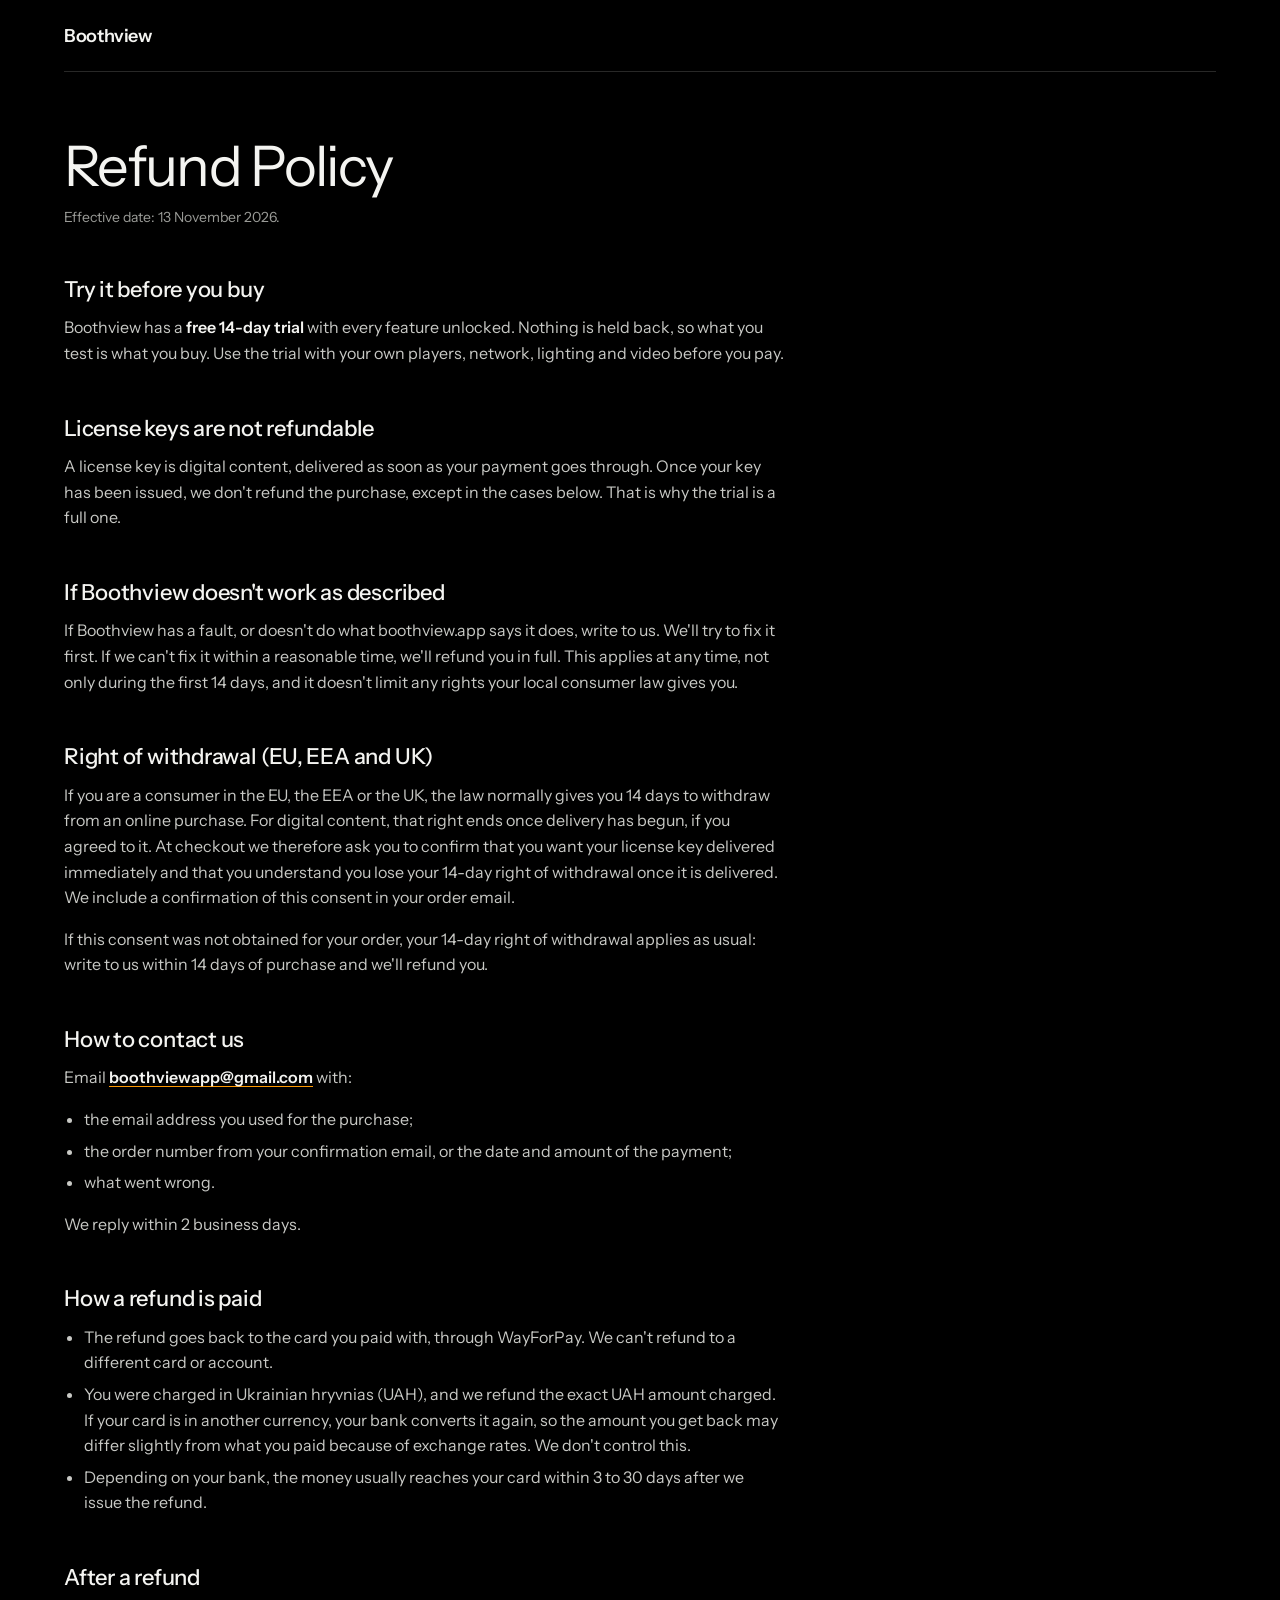
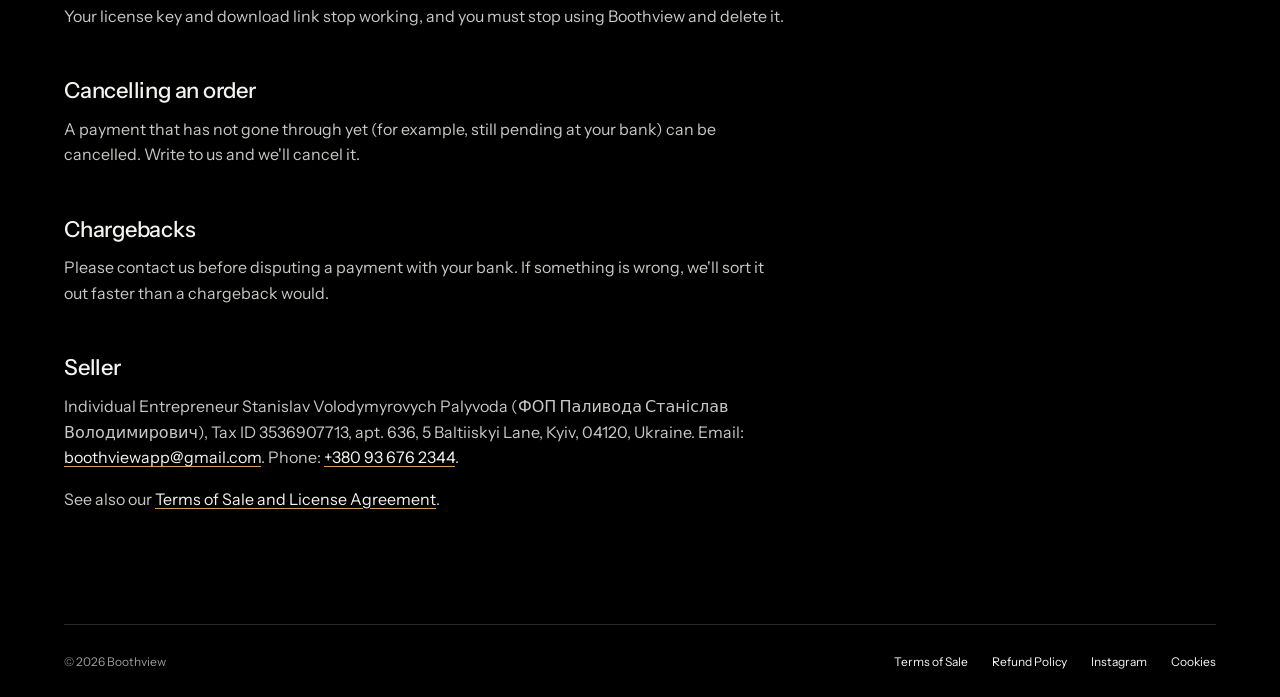
<file: refund/index.html>
<!doctype html>
<html lang="en">
<head>
<meta charset="utf-8">
<meta name="viewport" content="width=device-width, initial-scale=1">
<title>Refund Policy · Boothview</title>
<meta name="description" content="Boothview refund policy: free 14-day trial, license keys not refundable once issued.">
<link rel="canonical" href="https://boothview.app/refund/">
<link rel="icon" href="/favicon.svg" type="image/svg+xml">
<link rel="apple-touch-icon" href="/apple-touch-icon.png">
<meta property="og:type" content="website">
<meta property="og:site_name" content="Boothview">
<meta property="og:title" content="Refund Policy · Boothview">
<meta property="og:url" content="https://boothview.app/refund/">
<meta property="og:image" content="https://boothview.app/og.png?v=2">
<meta name="twitter:card" content="summary_large_image">
<link rel="preconnect" href="https://fonts.googleapis.com">
<link rel="preconnect" href="https://fonts.gstatic.com" crossorigin>
<link rel="stylesheet" href="https://fonts.googleapis.com/css2?family=Instrument+Sans:wght@400;500;600&display=swap">
<link rel="stylesheet" href="/legal.css">
<script src="/consent.js"></script>
<!-- Google tag -->
<script async src="https://www.googletagmanager.com/gtm.js?id=GTM-5FZZG85G"></script>
<script>
  window.dataLayer = window.dataLayer || [];
  function gtag(){dataLayer.push(arguments);}
  gtag('js', new Date());
</script>
<!-- End Google tag -->
<!-- Meta Pixel Code -->
<script>
!function(f,b,e,v,n,t,s)
{if(f.fbq)return;n=f.fbq=function(){n.callMethod?
n.callMethod.apply(n,arguments):n.queue.push(arguments)};
if(!f._fbq)f._fbq=n;n.push=n;n.loaded=!0;n.version='2.0';
n.queue=[];t=b.createElement(e);t.async=!0;
t.src=v;s=b.getElementsByTagName(e)[0];
s.parentNode.insertBefore(t,s)}(window, document,'script',
'https://connect.facebook.net/en_US/fbevents.js');
fbq('consent', window.bvConsentGranted ? 'grant' : 'revoke');
fbq('init', '1672714070912982');
fbq('track', 'PageView');
</script>
<!-- End Meta Pixel Code -->
</head>
<body>
<header><a class="wm" href="/">Boothview</a></header>
<main>
<h1>Refund Policy</h1>
<p class="meta">Effective date: 13 November 2026.</p>

<h2>Try it before you buy</h2>
<p>Boothview has a <strong>free 14-day trial</strong> with every feature unlocked. Nothing is held back, so what you test is what you buy. Use the trial with your own players, network, lighting and video before you pay.</p>

<h2>License keys are not refundable</h2>
<p>A license key is digital content, delivered as soon as your payment goes through. Once your key has been issued, we don't refund the purchase, except in the cases below. That is why the trial is a full one.</p>

<h2>If Boothview doesn't work as described</h2>
<p>If Boothview has a fault, or doesn't do what boothview.app says it does, write to us. We'll try to fix it first. If we can't fix it within a reasonable time, we'll refund you in full. This applies at any time, not only during the first 14 days, and it doesn't limit any rights your local consumer law gives you.</p>

<h2>Right of withdrawal (EU, EEA and UK)</h2>
<p>If you are a consumer in the EU, the EEA or the UK, the law normally gives you 14 days to withdraw from an online purchase. For digital content, that right ends once delivery has begun, if you agreed to it. At checkout we therefore ask you to confirm that you want your license key delivered immediately and that you understand you lose your 14-day right of withdrawal once it is delivered. We include a confirmation of this consent in your order email.</p>
<p>If this consent was not obtained for your order, your 14-day right of withdrawal applies as usual: write to us within 14 days of purchase and we'll refund you.</p>

<h2>How to contact us</h2>
<p>Email <strong><a href="mailto:boothviewapp@gmail.com">boothviewapp@gmail.com</a></strong> with:</p>
<ul>
  <li>the email address you used for the purchase;</li>
  <li>the order number from your confirmation email, or the date and amount of the payment;</li>
  <li>what went wrong.</li>
</ul>
<p>We reply within 2 business days.</p>

<h2>How a refund is paid</h2>
<ul>
  <li>The refund goes back to the card you paid with, through WayForPay. We can't refund to a different card or account.</li>
  <li>You were charged in Ukrainian hryvnias (UAH), and we refund the exact UAH amount charged. If your card is in another currency, your bank converts it again, so the amount you get back may differ slightly from what you paid because of exchange rates. We don't control this.</li>
  <li>Depending on your bank, the money usually reaches your card within 3 to 30 days after we issue the refund.</li>
</ul>

<h2>After a refund</h2>
<p>Your license key and download link stop working, and you must stop using Boothview and delete it.</p>

<h2>Cancelling an order</h2>
<p>A payment that has not gone through yet (for example, still pending at your bank) can be cancelled. Write to us and we'll cancel it.</p>

<h2>Chargebacks</h2>
<p>Please contact us before disputing a payment with your bank. If something is wrong, we'll sort it out faster than a chargeback would.</p>

<h2>Seller</h2>
<p>Individual Entrepreneur Stanislav Volodymyrovych Palyvoda (ФОП Паливода Станіслав Володимирович), Tax ID 3536907713, apt. 636, 5 Baltiiskyi Lane, Kyiv, 04120, Ukraine. Email: <a href="mailto:boothviewapp@gmail.com">boothviewapp@gmail.com</a>. Phone: <a href="tel:+380936762344">+380 93 676 2344</a>.</p>

<p>See also our <a href="/terms/">Terms of Sale and License Agreement</a>.</p>
</main>
<footer>
  <span>© 2026 Boothview</span>
  <nav aria-label="Footer"><a href="/terms/">Terms of Sale</a><a href="/refund/" aria-current="page">Refund Policy</a><a href="https://instagram.com/boothviewapp" rel="me noopener" target="_blank">Instagram</a><a href="#cookies" onclick="bvCookieSettings();return false">Cookies</a></nav>
</footer>
</body>
</html>
</file>
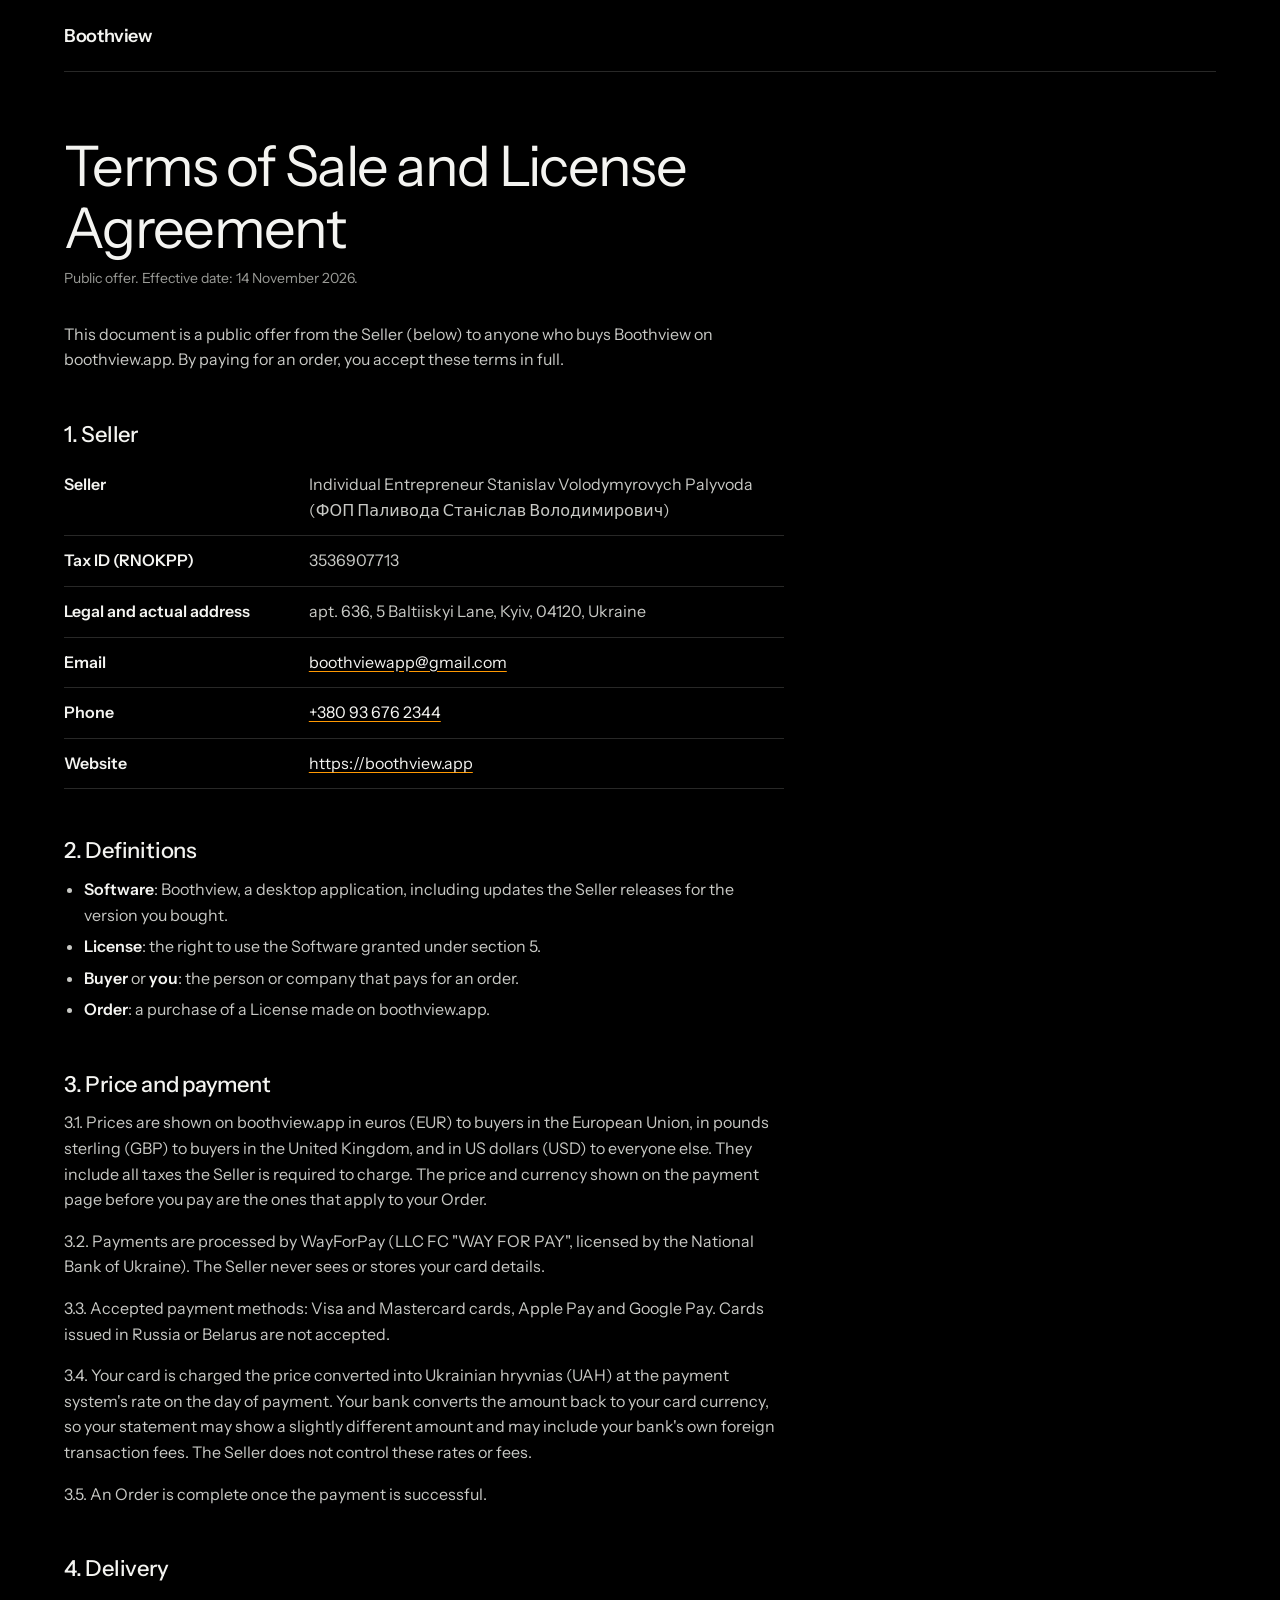
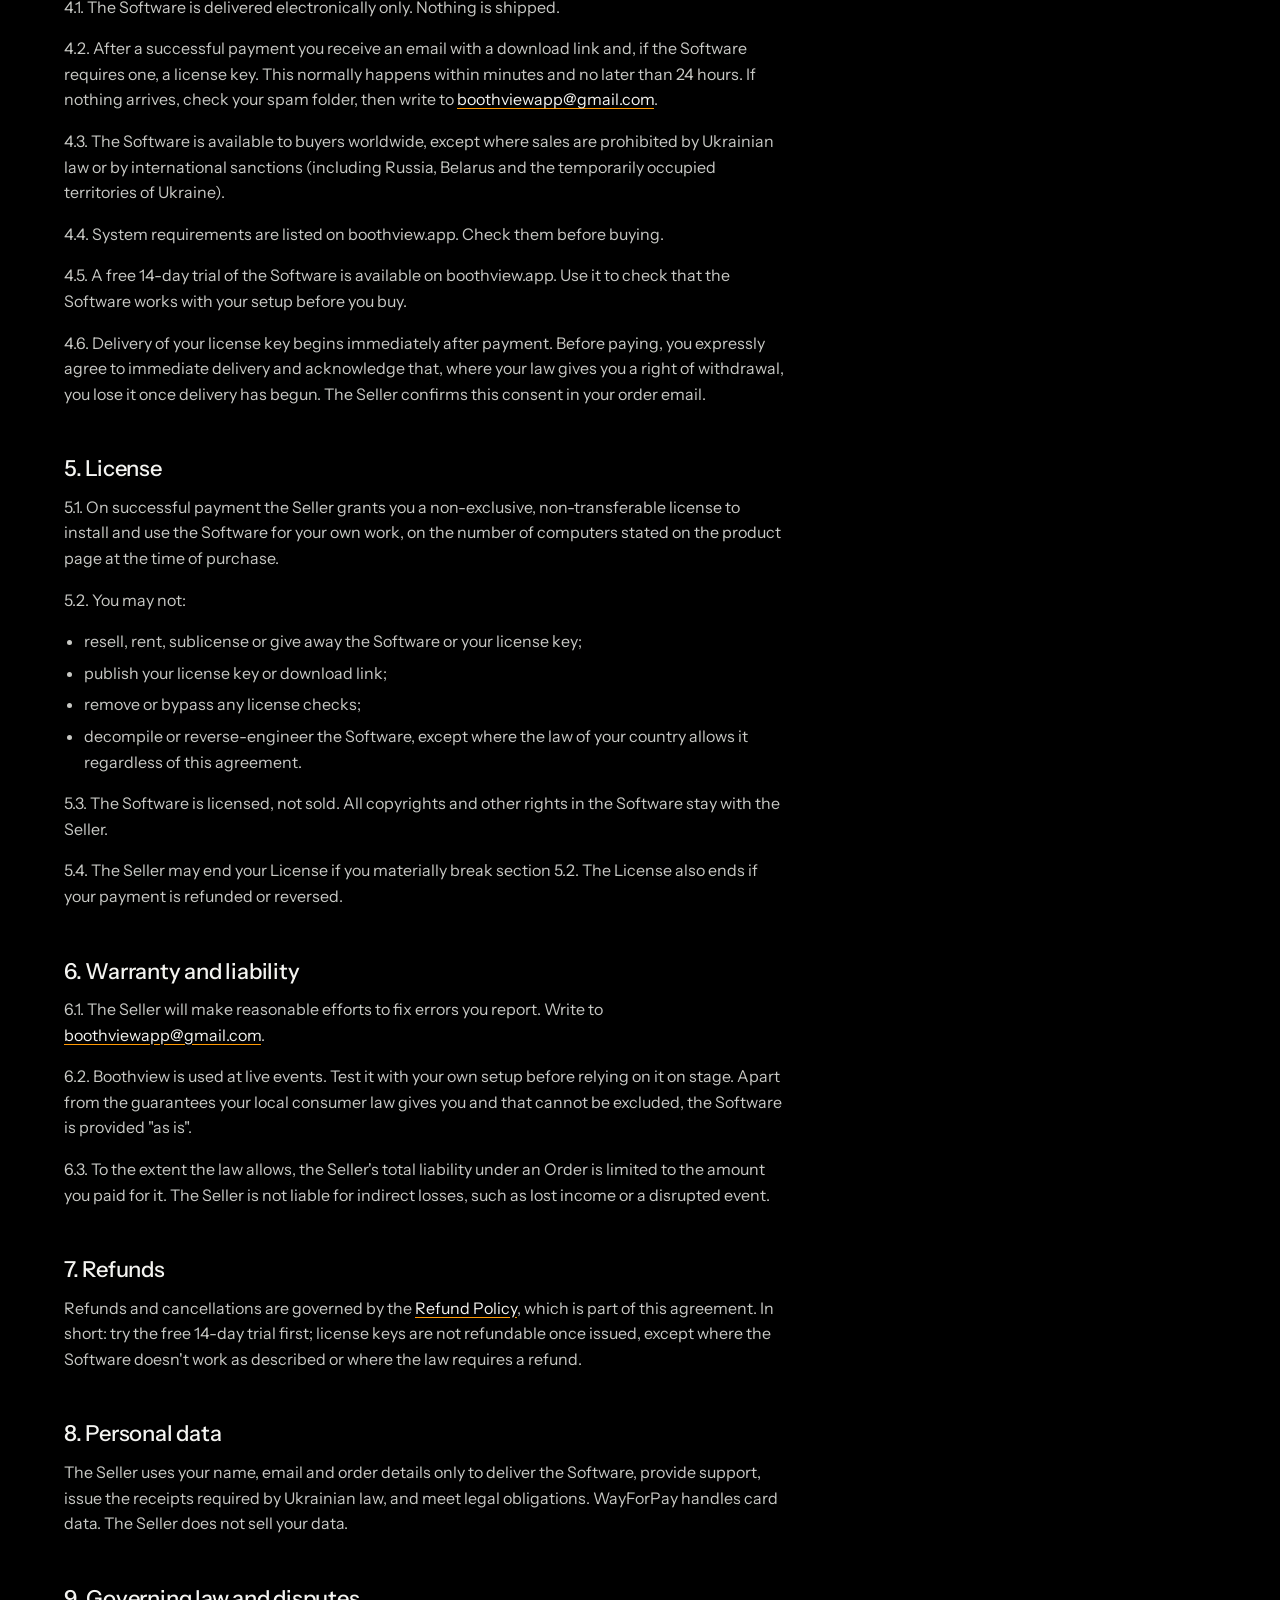
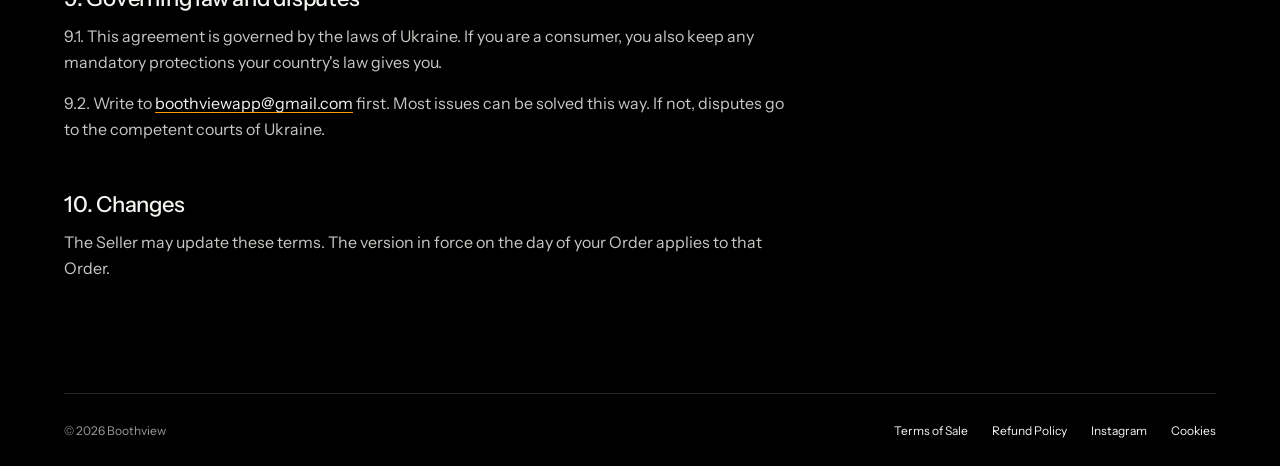
<file: terms/index.html>
<!doctype html>
<html lang="en">
<head>
<meta charset="utf-8">
<meta name="viewport" content="width=device-width, initial-scale=1">
<title>Terms of Sale and License Agreement · Boothview</title>
<meta name="description" content="Boothview terms of sale and license agreement (public offer).">
<link rel="canonical" href="https://boothview.app/terms/">
<link rel="icon" href="/favicon.svg" type="image/svg+xml">
<link rel="apple-touch-icon" href="/apple-touch-icon.png">
<meta property="og:type" content="website">
<meta property="og:site_name" content="Boothview">
<meta property="og:title" content="Terms of Sale and License Agreement · Boothview">
<meta property="og:url" content="https://boothview.app/terms/">
<meta property="og:image" content="https://boothview.app/og.png?v=2">
<meta name="twitter:card" content="summary_large_image">
<link rel="preconnect" href="https://fonts.googleapis.com">
<link rel="preconnect" href="https://fonts.gstatic.com" crossorigin>
<link rel="stylesheet" href="https://fonts.googleapis.com/css2?family=Instrument+Sans:wght@400;500;600&display=swap">
<link rel="stylesheet" href="/legal.css">
<script src="/consent.js"></script>
<!-- Google tag -->
<script async src="https://www.googletagmanager.com/gtm.js?id=GTM-5FZZG85G"></script>
<script>
  window.dataLayer = window.dataLayer || [];
  function gtag(){dataLayer.push(arguments);}
  gtag('js', new Date());
</script>
<!-- End Google tag -->
<!-- Meta Pixel Code -->
<script>
!function(f,b,e,v,n,t,s)
{if(f.fbq)return;n=f.fbq=function(){n.callMethod?
n.callMethod.apply(n,arguments):n.queue.push(arguments)};
if(!f._fbq)f._fbq=n;n.push=n;n.loaded=!0;n.version='2.0';
n.queue=[];t=b.createElement(e);t.async=!0;
t.src=v;s=b.getElementsByTagName(e)[0];
s.parentNode.insertBefore(t,s)}(window, document,'script',
'https://connect.facebook.net/en_US/fbevents.js');
fbq('consent', window.bvConsentGranted ? 'grant' : 'revoke');
fbq('init', '1672714070912982');
fbq('track', 'PageView');
</script>
<!-- End Meta Pixel Code -->
</head>
<body>
<header><a class="wm" href="/">Boothview</a></header>
<main>
<h1>Terms of Sale and License Agreement</h1>
<p class="meta">Public offer. Effective date: 14 November 2026.</p>

<p>This document is a public offer from the Seller (below) to anyone who buys Boothview on boothview.app. By paying for an order, you accept these terms in full.</p>

<h2>1. Seller</h2>
<table>
  <tr><th scope="row">Seller</th><td>Individual Entrepreneur Stanislav Volodymyrovych Palyvoda (ФОП Паливода Станіслав Володимирович)</td></tr>
  <tr><th scope="row">Tax ID (RNOKPP)</th><td>3536907713</td></tr>
  <tr><th scope="row">Legal and actual address</th><td>apt. 636, 5 Baltiiskyi Lane, Kyiv, 04120, Ukraine</td></tr>
  <tr><th scope="row">Email</th><td><a href="mailto:boothviewapp@gmail.com">boothviewapp@gmail.com</a></td></tr>
  <tr><th scope="row">Phone</th><td><a href="tel:+380936762344">+380 93 676 2344</a></td></tr>
  <tr><th scope="row">Website</th><td><a href="https://boothview.app">https://boothview.app</a></td></tr>
</table>

<h2>2. Definitions</h2>
<ul>
  <li><strong>Software</strong>: Boothview, a desktop application, including updates the Seller releases for the version you bought.</li>
  <li><strong>License</strong>: the right to use the Software granted under section 5.</li>
  <li><strong>Buyer</strong> or <strong>you</strong>: the person or company that pays for an order.</li>
  <li><strong>Order</strong>: a purchase of a License made on boothview.app.</li>
</ul>

<h2>3. Price and payment</h2>
<p>3.1. Prices are shown on boothview.app in euros (EUR) to buyers in the European Union, in pounds sterling (GBP) to buyers in the United Kingdom, and in US dollars (USD) to everyone else. They include all taxes the Seller is required to charge. The price and currency shown on the payment page before you pay are the ones that apply to your Order.</p>
<p>3.2. Payments are processed by WayForPay (LLC FC "WAY FOR PAY", licensed by the National Bank of Ukraine). The Seller never sees or stores your card details.</p>
<p>3.3. Accepted payment methods: Visa and Mastercard cards, Apple Pay and Google Pay. Cards issued in Russia or Belarus are not accepted.</p>
<p>3.4. Your card is charged the price converted into Ukrainian hryvnias (UAH) at the payment system's rate on the day of payment. Your bank converts the amount back to your card currency, so your statement may show a slightly different amount and may include your bank's own foreign transaction fees. The Seller does not control these rates or fees.</p>
<p>3.5. An Order is complete once the payment is successful.</p>

<h2>4. Delivery</h2>
<p>4.1. The Software is delivered electronically only. Nothing is shipped.</p>
<p>4.2. After a successful payment you receive an email with a download link and, if the Software requires one, a license key. This normally happens within minutes and no later than 24 hours. If nothing arrives, check your spam folder, then write to <a href="mailto:boothviewapp@gmail.com">boothviewapp@gmail.com</a>.</p>
<p>4.3. The Software is available to buyers worldwide, except where sales are prohibited by Ukrainian law or by international sanctions (including Russia, Belarus and the temporarily occupied territories of Ukraine).</p>
<p>4.4. System requirements are listed on boothview.app. Check them before buying.</p>
<p>4.5. A free 14-day trial of the Software is available on boothview.app. Use it to check that the Software works with your setup before you buy.</p>
<p>4.6. Delivery of your license key begins immediately after payment. Before paying, you expressly agree to immediate delivery and acknowledge that, where your law gives you a right of withdrawal, you lose it once delivery has begun. The Seller confirms this consent in your order email.</p>

<h2>5. License</h2>
<p>5.1. On successful payment the Seller grants you a non-exclusive, non-transferable license to install and use the Software for your own work, on the number of computers stated on the product page at the time of purchase.</p>
<p>5.2. You may not:</p>
<ul>
  <li>resell, rent, sublicense or give away the Software or your license key;</li>
  <li>publish your license key or download link;</li>
  <li>remove or bypass any license checks;</li>
  <li>decompile or reverse-engineer the Software, except where the law of your country allows it regardless of this agreement.</li>
</ul>
<p>5.3. The Software is licensed, not sold. All copyrights and other rights in the Software stay with the Seller.</p>
<p>5.4. The Seller may end your License if you materially break section 5.2. The License also ends if your payment is refunded or reversed.</p>

<h2>6. Warranty and liability</h2>
<p>6.1. The Seller will make reasonable efforts to fix errors you report. Write to <a href="mailto:boothviewapp@gmail.com">boothviewapp@gmail.com</a>.</p>
<p>6.2. Boothview is used at live events. Test it with your own setup before relying on it on stage. Apart from the guarantees your local consumer law gives you and that cannot be excluded, the Software is provided "as is".</p>
<p>6.3. To the extent the law allows, the Seller's total liability under an Order is limited to the amount you paid for it. The Seller is not liable for indirect losses, such as lost income or a disrupted event.</p>

<h2>7. Refunds</h2>
<p>Refunds and cancellations are governed by the <a href="/refund/">Refund Policy</a>, which is part of this agreement. In short: try the free 14-day trial first; license keys are not refundable once issued, except where the Software doesn't work as described or where the law requires a refund.</p>

<h2>8. Personal data</h2>
<p>The Seller uses your name, email and order details only to deliver the Software, provide support, issue the receipts required by Ukrainian law, and meet legal obligations. WayForPay handles card data. The Seller does not sell your data.</p>

<h2>9. Governing law and disputes</h2>
<p>9.1. This agreement is governed by the laws of Ukraine. If you are a consumer, you also keep any mandatory protections your country's law gives you.</p>
<p>9.2. Write to <a href="mailto:boothviewapp@gmail.com">boothviewapp@gmail.com</a> first. Most issues can be solved this way. If not, disputes go to the competent courts of Ukraine.</p>

<h2>10. Changes</h2>
<p>The Seller may update these terms. The version in force on the day of your Order applies to that Order.</p>
</main>
<footer>
  <span>© 2026 Boothview</span>
  <nav aria-label="Footer"><a href="/terms/" aria-current="page">Terms of Sale</a><a href="/refund/">Refund Policy</a><a href="https://instagram.com/boothviewapp" rel="me noopener" target="_blank">Instagram</a><a href="#cookies" onclick="bvCookieSettings();return false">Cookies</a></nav>
</footer>
</body>
</html>
</file>
<file: legal.css>
/* terms and refund pages: same tokens as the home page */
:root {
  --black: #000;
  --fg: #f4f4f1;
  --dim: #9a9b97;
  --soft: #c8c9c5;
  --rule: rgba(244, 244, 241, .16);
  --accent: #ff9902;
  --sans: "Instrument Sans", system-ui, sans-serif;
  --pad: clamp(16px, 5vw, 64px);
  color-scheme: dark;
}
* { box-sizing: border-box; }
body { margin: 0; padding: 0 var(--pad); background: var(--black); color: var(--soft); font: 400 16px/1.6 var(--sans); -webkit-font-smoothing: antialiased; }
header, footer { display: flex; align-items: center; justify-content: space-between; gap: 16px; }
header { height: 72px; border-bottom: 1px solid var(--rule); }
.wm { font: 600 18px/1 var(--sans); letter-spacing: -.02em; color: var(--fg); text-decoration: none; }
main { max-width: 720px; padding: 64px 0 96px; }
h1 { margin: 0 0 8px; font: 400 clamp(36px, 6vw, 56px)/1.1 var(--sans); letter-spacing: -.03em; color: var(--fg); }
h2 { margin: 48px 0 12px; font: 500 22px/1.25 var(--sans); letter-spacing: -.01em; color: var(--fg); }
.meta { margin: 0 0 32px; font-size: 14px; color: var(--dim); }
p, ul { margin: 0 0 16px; }
ul { padding-left: 20px; }
li { margin-bottom: 6px; }
strong { color: var(--fg); font-weight: 600; }
a { color: var(--fg); text-decoration: underline; text-decoration-color: var(--accent); text-underline-offset: 3px; }
a:hover { color: var(--accent); }
a:focus-visible { outline: 2px solid var(--accent); outline-offset: 3px; border-radius: 4px; }
table { width: 100%; border-collapse: collapse; margin: 0 0 16px; }
th, td { padding: 12px 0; border-bottom: 1px solid var(--rule); text-align: left; vertical-align: top; }
th { width: 34%; padding-right: 16px; color: var(--fg); font-weight: 600; }
@media (max-width: 560px) { th, td { display: block; width: auto; } th { padding-bottom: 0; border: 0; } }
footer { flex-wrap: wrap; min-height: 72px; padding: 14px 0; border-top: 1px solid var(--rule); font-size: 12px; color: var(--dim); }
footer nav { display: flex; flex-wrap: wrap; gap: 0 24px; }
footer a { display: inline-flex; align-items: center; min-height: 44px; color: var(--fg); text-decoration: none; }
footer a:hover { color: var(--accent); }
</file>
